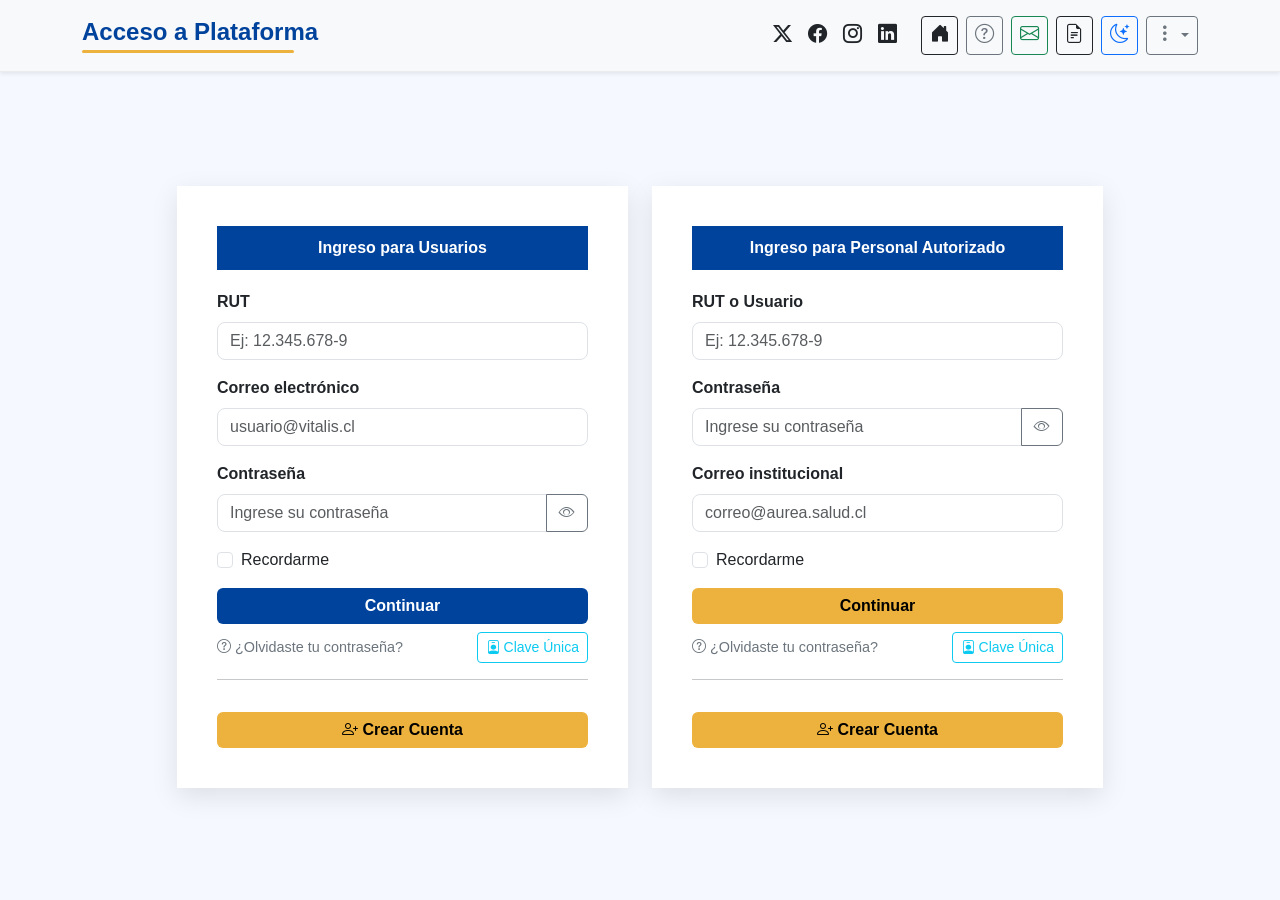
<file: Paginas/login.html>
<!DOCTYPE html>
<html lang="es">

<head>
  <meta charset="UTF-8" />
  <meta name="viewport" content="width=device-width, initial-scale=1" />
  <title>Inicio de Sesión - Áurea Salud Coquimbo</title>
  <link href="../recursos-graficos/Logo-sin-letras-removebg-preview.ico" rel="icon">

  <!-- Bootstrap CSS -->
  <link href="../recursos-programacion/assets/vendor/bootstrap/css/bootstrap.min.css" rel="stylesheet" />
  <link href="../recursos-programacion/assets/vendor/bootstrap-icons/bootstrap-icons.css" rel="stylesheet" />
  <!-- Estilo personalizado -->
  <link href="../CSS/login.css" rel="stylesheet" />
</head>

<body>
  <!-- MODAL VERIFICACIÓN -->
  <div class="modal fade" id="modalVerificacion" tabindex="-1" aria-labelledby="modalVerificacionLabel"
    aria-hidden="true">
    <div class="modal-dialog modal-dialog-centered">
      <div class="modal-content shadow">
        <div class="modal-header">
          <h5 class="modal-title" id="modalVerificacionLabel">Selecciona un método de verificación</h5>
          <button type="button" class="btn-close" data-bs-dismiss="modal" aria-label="Cerrar"></button>
        </div>
        <div class="modal-body text-center">
          <p class="mb-3">Elige cómo deseas recibir tu código de verificación:</p>
          <div class="d-grid gap-2">
            <button class="btn btn-outline-success" onclick="enviarCodigo('whatsapp')" data-bs-toggle="tooltip"
              title="Recibirás un mensaje de WhatsApp con tu código.">
              <i class="bi bi-whatsapp me-1"></i> WhatsApp
            </button>

            <button class="btn btn-outline-danger" onclick="enviarCodigo('gmail')" data-bs-toggle="tooltip"
              title="Te enviaremos el código a tu correo de Gmail.">
              <i class="bi bi-envelope-at me-1"></i> Gmail
            </button>

            <button class="btn btn-outline-secondary" onclick="enviarCodigo('sms')" data-bs-toggle="tooltip"
              title="Recibirás un código por mensaje de texto (SMS).">
              <i class="bi bi-phone me-1"></i> SMS
            </button>
          </div>
        </div>
      </div>
    </div>
  </div>

  <!-- MODAL INGRESO DE CÓDIGO -->
  <div class="modal fade" id="modalCodigo" tabindex="-1" aria-labelledby="modalCodigoLabel" aria-hidden="true">
    <div class="modal-dialog modal-dialog-centered">
      <div class="modal-content shadow">
        <div class="modal-header">
          <h5 class="modal-title" id="modalCodigoLabel">Ingresa el código de verificación</h5>
          <button type="button" class="btn-close" data-bs-dismiss="modal" aria-label="Cerrar"></button>
        </div>
        <div class="modal-body text-center">
          <p id="textoMetodoSeleccionado">Se envió un código a tu método seleccionado.</p>
          <input type="text" id="codigoInput" class="form-control mb-3" placeholder="Ej: 1234" maxlength="6" />
          <button class="btn btn-primary w-100" onclick="verificarCodigo()">Verificar</button>
        </div>
      </div>
    </div>
  </div>


  <!-- Encabezado profesional mejorado con botón de Inicio y menú de accesibilidad -->
  <header class="main-header bg-light py-3 shadow-sm fixed-top">
    <div class="container d-flex justify-content-between align-items-center">
      <div class="login-title-wrapper">
        <h1 class="login-title">Acceso a Plataforma</h1>
        <div class="login-underline"></div>
      </div>

      <nav class="d-flex align-items-center gap-2">
        <!-- Redes sociales -->
        <a href="https://x.com/aureasaludcoq" target="_blank" class="text-dark me-2" aria-label="X (Twitter)"
          title="X (Twitter)">
          <i class="bi bi-twitter-x"></i>
        </a>
        <a href="https://web.facebook.com/profile.php?id=61579296214043" target="_blank" class="text-dark me-2"
          aria-label="Facebook" title="Facebook">
          <i class="bi bi-facebook"></i>
        </a>
        <a href="https://www.instagram.com/aureasalud/" target="_blank" class="text-dark me-2" aria-label="Instagram"
          title="Instagram">
          <i class="bi bi-instagram"></i>
        </a>
        <a href="https://www.linkedin.com/in/áurea-salud-coquimbo" target="_blank" class="text-dark me-3"
          aria-label="LinkedIn" title="LinkedIn">
          <i class="bi bi-linkedin"></i>
        </a>
        <!-- Botón Inicio -->
        <a href="./index.html" class="btn btn-outline-dark btn-sm" title="Volver al inicio" aria-label="Inicio">
          <i class="bi bi-house-door-fill"></i>
        </a>
        <!-- Botones de utilidad -->
        <a href="../Paginas/subpaginas-index/ayuda.html" class="btn btn-outline-secondary btn-sm" title="Ayuda">
          <i class="bi bi-question-circle"></i>
        </a>
        <a href="../Paginas/subpaginas-index/contacto.html" class="btn btn-outline-success btn-sm" title="Contacto">
          <i class="bi bi-envelope"></i>
        </a>
        <a href="../Paginas/subpaginas-index/terminos.html" class="btn btn-outline-dark btn-sm"
          title="Términos y condiciones">
          <i class="bi bi-file-earmark-text"></i>
        </a>
        <button id="btn-toggle-theme" class="btn btn-outline-primary btn-sm" title="Cambiar tema">
          <i class="bi bi-moon-stars"></i>
        </button>
        <!-- Menú de accesibilidad -->
        <div class="dropdown">
          <button class="btn btn-sm btn-outline-secondary dropdown-toggle" type="button" id="menuAccesibilidad"
            data-bs-toggle="dropdown" aria-expanded="false" aria-label="Menú de accesibilidad">
            <i class="bi bi-three-dots-vertical"></i>
          </button>
          <ul class="dropdown-menu dropdown-menu-end" aria-labelledby="menuAccesibilidad">
            <li><button class="dropdown-item" type="button" onclick="aumentarLetra()">Aumentar letra</button></li>
            <li><button class="dropdown-item" type="button" onclick="reducirLetra()">Reducir letra</button></li>
            <li><button class="dropdown-item" type="button" onclick="toggleContraste()">Alto contraste</button></li>
          </ul>
        </div>
      </nav>
    </div>
  </header>
  <!-- Contenido principal -->
  <div class="container" style="padding-top: 6rem;">
    <div class="row justify-content-center gy-4">
      <!-- Login Usuarios -->
      <div class="col-md-5">
        <div class="login-card">
          <div class="titulo-login">Ingreso para Usuarios</div>
          <form id="form_usuario">
            <div class="mb-3">
              <label for="usuario_rut" class="form-label">RUT</label>
              <input type="text" class="form-control" id="usuario_rut" placeholder="Ej: 12.345.678-9" required />
            </div>
            <div class="mb-3">
              <label for="usuario_email" class="form-label">Correo electrónico</label>
              <input type="email" class="form-control" id="usuario_email" placeholder="usuario@vitalis.cl" required />
            </div>
            <div class="mb-3">
              <label for="usuario_pass" class="form-label">Contraseña</label>
              <div class="input-group">
                <input type="password" class="form-control" id="usuario_pass" placeholder="Ingrese su contraseña"
                  required />
                <button class="btn btn-outline-secondary" type="button" onclick="togglePassword('usuario_pass', this)">
                  <i class="bi bi-eye"></i>
                </button>
              </div>
            </div>
            <div class="form-check mb-3">
              <input class="form-check-input" type="checkbox" id="recordar_usuario" />
              <label class="form-check-label" for="recordar_usuario">Recordarme</label>
            </div>
            <button type="submit" class="btn btn-primary w-100">Continuar</button>
            <div class="form-footer mt-2 d-flex justify-content-between align-items-center">
              <a href="../Paginas/subpaginas-login/recuperar-usuario.html"><i class="bi bi-question-circle"></i>
                ¿Olvidaste tu contraseña?</a>
              <button type="button" class="btn btn-outline-info btn-sm" onclick="loginClaveUnica('usuario')">
                <i class="bi bi-person-badge"></i> Clave Única
              </button>
            </div>
          </form>
          <hr/>
          <div class="text-center mt-3">
            <a href="../Paginas/subpaginas-login/crear-cuenta-usuario.html" class="btn btn-success w-100">
              <i class="bi bi-person-plus"></i> Crear Cuenta
            </a>
          </div>
        </div>
      </div>
      <!-- Login Personal Autorizado -->
      <div class="col-md-5">
        <div class="login-card">
          <div class="titulo-login">Ingreso para Personal Autorizado</div>
          <form id="form_trabajador">
            <div class="mb-3">
              <label for="trabajador_rut" class="form-label">RUT o Usuario</label>
              <input type="text" class="form-control" id="trabajador_rut" placeholder="Ej: 12.345.678-9" required />
            </div>
            <div class="mb-3">
              <label for="trabajador_pass" class="form-label">Contraseña</label>
              <div class="input-group">
                <input type="password" class="form-control" id="trabajador_pass" placeholder="Ingrese su contraseña"
                  required />
                <button class="btn btn-outline-secondary" type="button"
                  onclick="togglePassword('trabajador_pass', this)">
                  <i class="bi bi-eye"></i>
                </button>
              </div>
            </div>
            <div class="mb-3">
              <label for="trabajador_email" class="form-label">Correo institucional</label>
              <input type="email" class="form-control" id="trabajador_email" placeholder="correo@aurea.salud.cl"
                required />
            </div>
            <div class="form-check mb-3">
              <input class="form-check-input" type="checkbox" id="recordar_trabajador" />
              <label class="form-check-label" for="recordar_trabajador">Recordarme</label>
            </div>
            <button type="submit" class="btn btn-success w-100">Continuar</button>
            <div class="form-footer mt-2 d-flex justify-content-between align-items-center">
              <a href="../Paginas/subpaginas-login/recuperar-trabajador.html"><i class="bi bi-question-circle"></i>
                ¿Olvidaste tu contraseña?</a>
              <button type="button" class="btn btn-outline-info btn-sm" onclick="loginClaveUnica('trabajador')">
                <i class="bi bi-person-badge"></i> Clave Única
              </button>
            </div>
          </form>
          <hr />
          <div class="text-center mt-3">
            <a href="../Paginas/subpaginas-login/crear-cuenta-trabajador.html" class="btn btn-success w-100">
              <i class="bi bi-person-plus"></i> Crear Cuenta
            </a>
          </div>
        </div>
      </div>
    </div>
  </div>
  <!-- Bootstrap JS -->
  <script src="https://cdn.jsdelivr.net/npm/bootstrap@5.3.0/dist/js/bootstrap.bundle.min.js"></script>
  <!-- Tu JS separado -->
  <script src="../JAVASCRIPT/login.js"></script>
  <script src="../JAVASCRIPT/preloader.js"></script>
  <!-- Toasts de verificación y error -->
  <div class="toast-container position-fixed top-0 end-0 p-3" style="z-index: 1080">
    <!-- Formato incorrecto -->
    <div id="toastFormato" class="toast align-items-center text-bg-warning border-0" role="alert" aria-live="assertive"
      aria-atomic="true">
      <div class="d-flex">
        <div class="toast-body" id="toastFormatoMensaje">
          <!-- Mensaje dinámico -->
        </div>
        <button type="button" class="btn-close btn-close-white me-2 m-auto" data-bs-dismiss="toast"
          aria-label="Cerrar"></button>
      </div>
    </div>
    <!-- Mensaje de ingreso exitoso -->
    <div id="toastIngreso" class="toast align-items-center text-bg-success border-0" role="alert" aria-live="assertive"
      aria-atomic="true">
      <div class="d-flex">
        <div class="toast-body" id="toastIngresoMensaje">
          <!-- Mensaje dinámico -->
        </div>
        <button type="button" class="btn-close btn-close-white me-2 m-auto" data-bs-dismiss="toast"
          aria-label="Cerrar"></button>
      </div>
    </div>
  </div>
  <div id="page-transition" class="page-transition d-none">
    <div class="circle-loader">
      <div></div>
      <div></div>
      <div></div>
    </div>
  </div>
</body>
</html>
</file>
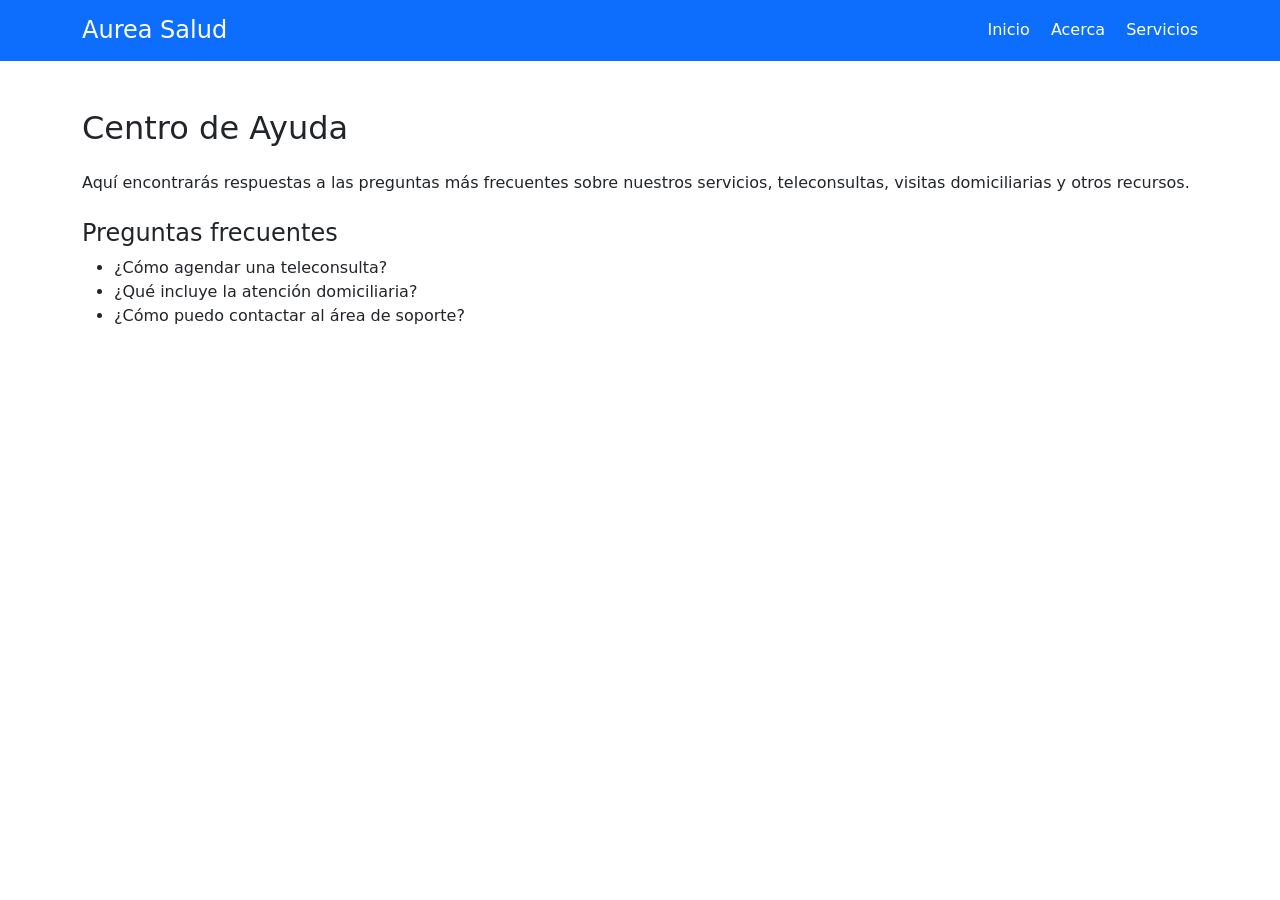
<file: Paginas/subpaginas-index/ayuda.html>
<!DOCTYPE html>
<html lang="es">
<head>
  <meta charset="UTF-8">
  <meta name="viewport" content="width=device-width, initial-scale=1.0">
  <title>Ayuda - Aurea Salud</title>
  <link href="../../recursos-programacion/assets/vendor/bootstrap/css/bootstrap.min.css" rel="stylesheet">
  
  <link href="https://cdn.jsdelivr.net/npm/bootstrap-icons/font/bootstrap-icons.css" rel="stylesheet">
</head>
<body>
  <!-- Header -->
  <header class="bg-primary text-white p-3">
    <div class="container d-flex justify-content-between align-items-center">
      <h1 class="h4 mb-0">Aurea Salud</h1>
      <nav>
        <a href="../index.html" class="text-white text-decoration-none me-3">Inicio</a>
        <a href="../index.html" class="text-white text-decoration-none me-3">Acerca</a>
        <a href="../index.html" class="text-white text-decoration-none">Servicios</a>
      </nav>
    </div>
  </header>

  <!-- Contenido principal -->
  <main class="container py-5">
    <h2 class="mb-4">Centro de Ayuda</h2>
    <p>Aquí encontrarás respuestas a las preguntas más frecuentes sobre nuestros servicios, teleconsultas, visitas domiciliarias y otros recursos.</p>
    
    <section class="mt-4">
      <h4>Preguntas frecuentes</h4>
      <ul>
        <li>¿Cómo agendar una teleconsulta?</li>
        <li>¿Qué incluye la atención domiciliaria?</li>
        <li>¿Cómo puedo contactar al área de soporte?</li>
      </ul>
    </section>
  </main>

  <!-- Footer -->
  <?php include("footer.html"); ?>
</body>
</html>
</file>
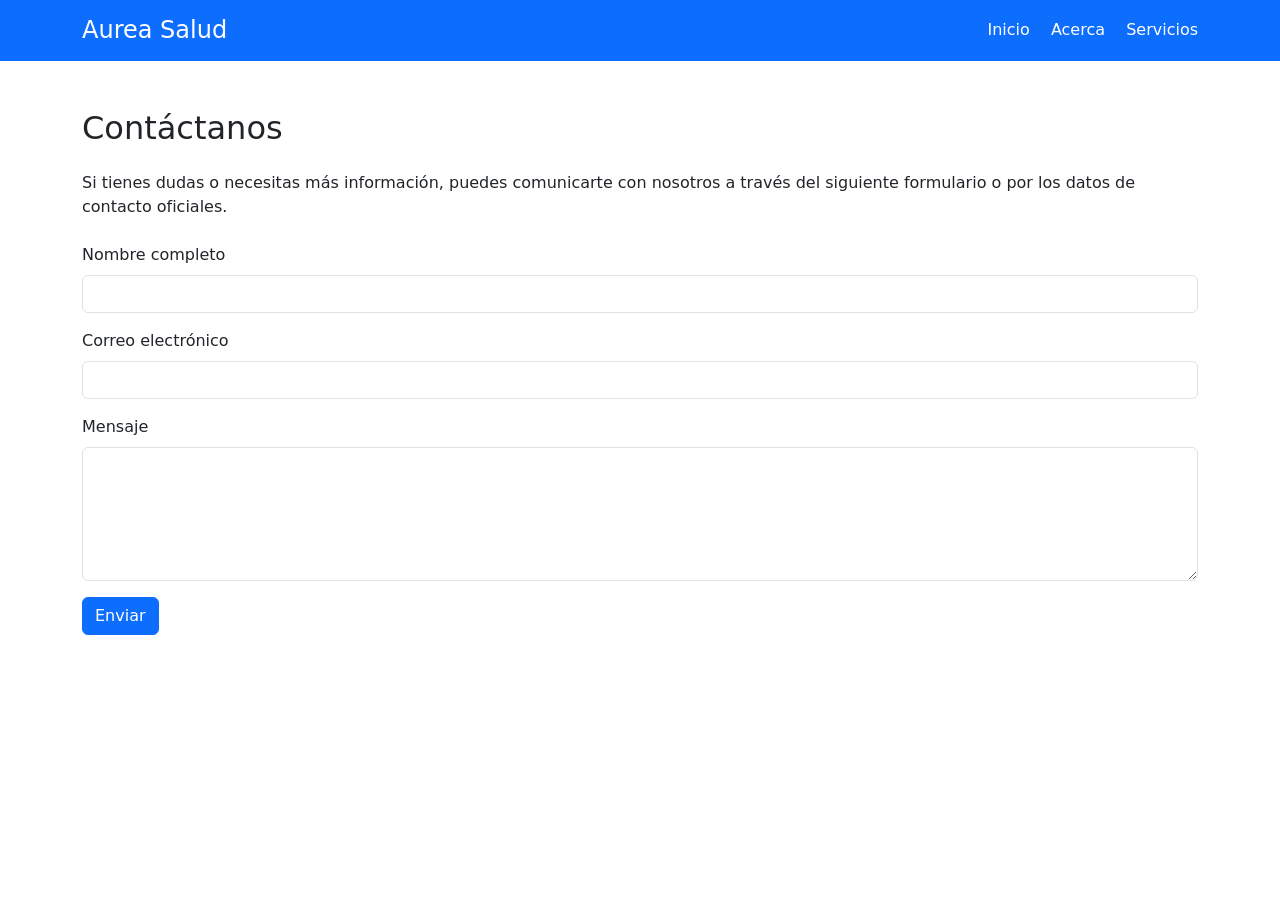
<file: Paginas/subpaginas-index/contacto.html>
<!DOCTYPE html>
<html lang="es">
<head>
  <meta charset="UTF-8">
  <meta name="viewport" content="width=device-width, initial-scale=1.0">
  <title>Contacto - Aurea Salud</title>
  <link href="../../recursos-programacion/assets/vendor/bootstrap/css/bootstrap.min.css" rel="stylesheet">
  
  <link href="https://cdn.jsdelivr.net/npm/bootstrap-icons/font/bootstrap-icons.css" rel="stylesheet">
</head>
<body>
  <!-- Header -->
  <header class="bg-primary text-white p-3">
    <div class="container d-flex justify-content-between align-items-center">
      <h1 class="h4 mb-0">Aurea Salud</h1>
      <nav>
        <a href="../index.html" class="text-white text-decoration-none me-3">Inicio</a>
        <a href="../index.html" class="text-white text-decoration-none me-3">Acerca</a>
        <a href="../index.html" class="text-white text-decoration-none">Servicios</a>
      </nav>
    </div>
  </header>

  <!-- Contenido principal -->
  <main class="container py-5">
    <h2 class="mb-4">Contáctanos</h2>
    <p>Si tienes dudas o necesitas más información, puedes comunicarte con nosotros a través del siguiente formulario o por los datos de contacto oficiales.</p>
    
    <form class="mt-4">
      <div class="mb-3">
        <label for="nombre" class="form-label">Nombre completo</label>
        <input type="text" class="form-control" id="nombre" required>
      </div>
      <div class="mb-3">
        <label for="correo" class="form-label">Correo electrónico</label>
        <input type="email" class="form-control" id="correo" required>
      </div>
      <div class="mb-3">
        <label for="mensaje" class="form-label">Mensaje</label>
        <textarea class="form-control" id="mensaje" rows="5" required></textarea>
      </div>
      <button type="submit" class="btn btn-primary">Enviar</button>
    </form>
  </main>

  <!-- Footer -->
  <?php include("footer.html"); ?>
</body>
</html>
</file>
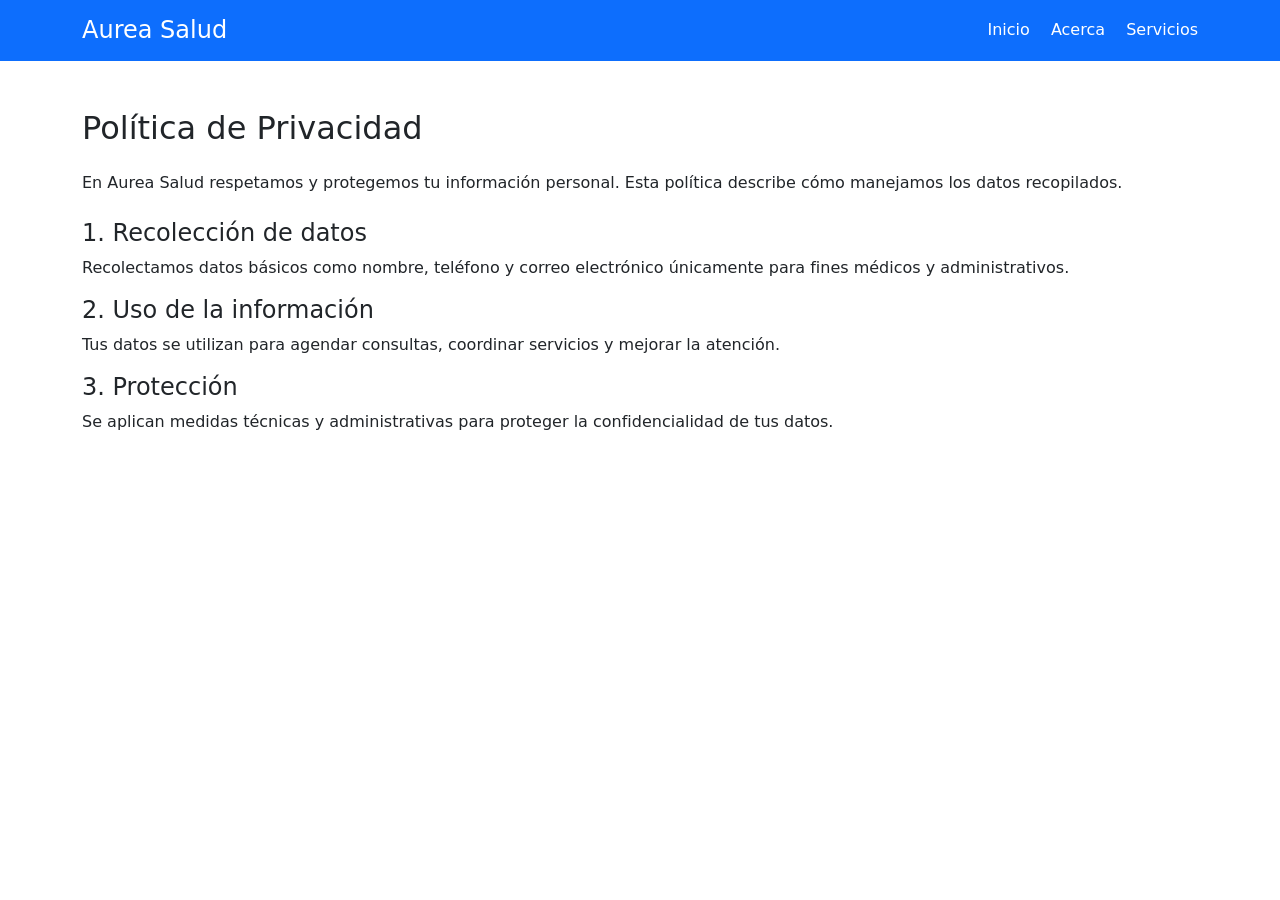
<file: Paginas/subpaginas-index/privacidad.html>
<!DOCTYPE html>
<html lang="es">
<head>
  <meta charset="UTF-8">
  <meta name="viewport" content="width=device-width, initial-scale=1.0">
  <title>Política de Privacidad - Aurea Salud</title>
  <link href="../../recursos-programacion/assets/vendor/bootstrap/css/bootstrap.min.css" rel="stylesheet">
  
  <link href="https://cdn.jsdelivr.net/npm/bootstrap-icons/font/bootstrap-icons.css" rel="stylesheet">
</head>
<body>
  <!-- Header -->
  <header class="bg-primary text-white p-3">
    <div class="container d-flex justify-content-between align-items-center">
      <h1 class="h4 mb-0">Aurea Salud</h1>
      <nav>
        <a href="../index.html" class="text-white text-decoration-none me-3">Inicio</a>
        <a href="../index.html" class="text-white text-decoration-none me-3">Acerca</a>
        <a href="../index.html" class="text-white text-decoration-none">Servicios</a>
      </nav>
    </div>
  </header>

  <!-- Contenido principal -->
  <main class="container py-5">
    <h2 class="mb-4">Política de Privacidad</h2>
    <p>En Aurea Salud respetamos y protegemos tu información personal. Esta política describe cómo manejamos los datos recopilados.</p>

    <section class="mt-4">
      <h4>1. Recolección de datos</h4>
      <p>Recolectamos datos básicos como nombre, teléfono y correo electrónico únicamente para fines médicos y administrativos.</p>

      <h4>2. Uso de la información</h4>
      <p>Tus datos se utilizan para agendar consultas, coordinar servicios y mejorar la atención.</p>

      <h4>3. Protección</h4>
      <p>Se aplican medidas técnicas y administrativas para proteger la confidencialidad de tus datos.</p>
    </section>
  </main>

  <!-- Footer -->
  <?php include("footer.html"); ?>
</body>
</html>
</file>
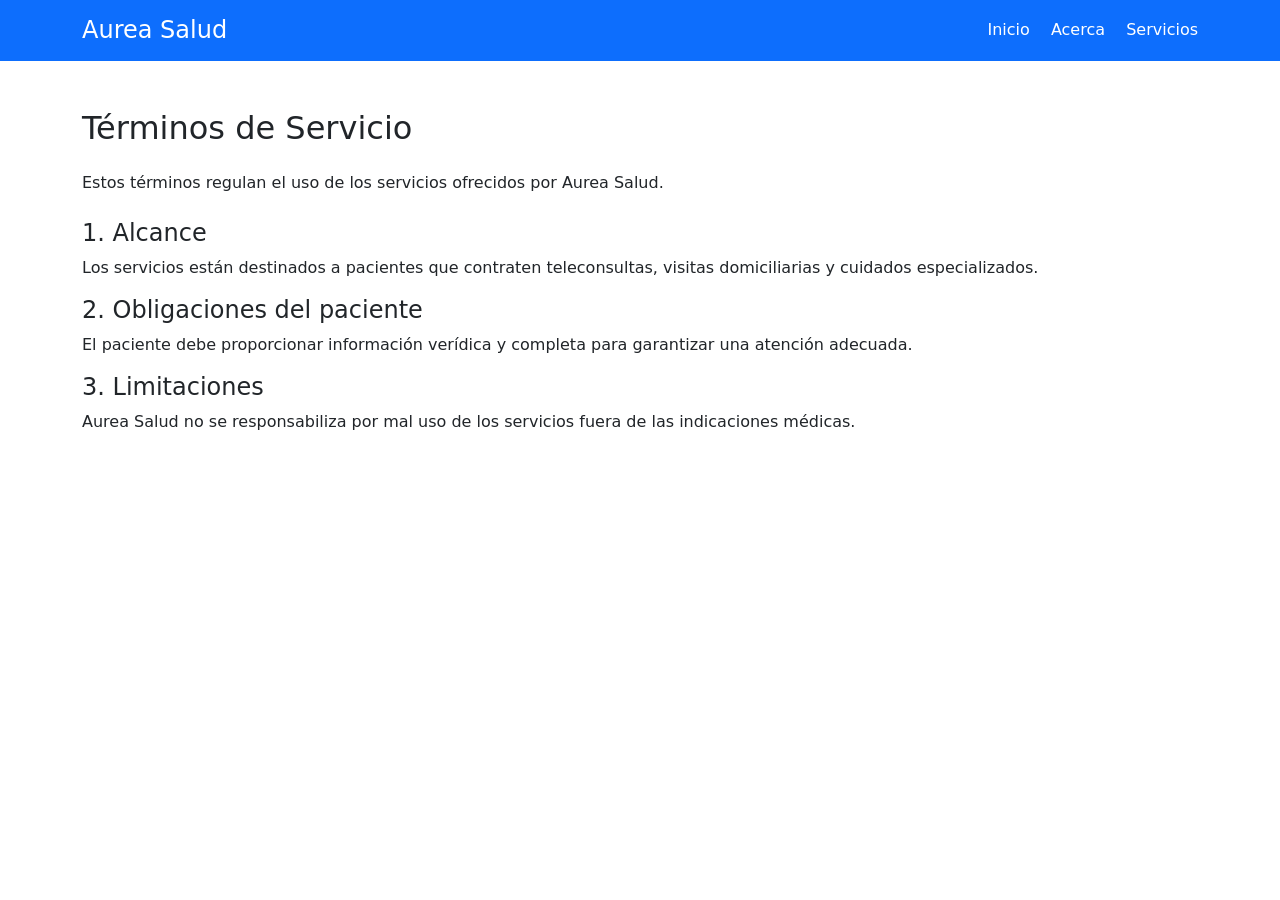
<file: Paginas/subpaginas-index/terminos.html>
<!DOCTYPE html>
<html lang="es">
<head>
  <meta charset="UTF-8">
  <meta name="viewport" content="width=device-width, initial-scale=1.0">
  <title>Términos de Servicio - Aurea Salud</title>
  <link href="../../recursos-programacion/assets/vendor/bootstrap/css/bootstrap.min.css" rel="stylesheet">
  
  <link href="https://cdn.jsdelivr.net/npm/bootstrap-icons/font/bootstrap-icons.css" rel="stylesheet">
</head>
<body>
  <!-- Header -->
  <header class="bg-primary text-white p-3">
    <div class="container d-flex justify-content-between align-items-center">
      <h1 class="h4 mb-0">Aurea Salud</h1>
      <nav>
        <a href="../index.html" class="text-white text-decoration-none me-3">Inicio</a>
        <a href="../index.html" class="text-white text-decoration-none me-3">Acerca</a>
        <a href="../index.html" class="text-white text-decoration-none">Servicios</a>
      </nav>
    </div>
  </header>

  <!-- Contenido principal -->
  <main class="container py-5">
    <h2 class="mb-4">Términos de Servicio</h2>
    <p>Estos términos regulan el uso de los servicios ofrecidos por Aurea Salud.</p>

    <section class="mt-4">
      <h4>1. Alcance</h4>
      <p>Los servicios están destinados a pacientes que contraten teleconsultas, visitas domiciliarias y cuidados especializados.</p>

      <h4>2. Obligaciones del paciente</h4>
      <p>El paciente debe proporcionar información verídica y completa para garantizar una atención adecuada.</p>

      <h4>3. Limitaciones</h4>
      <p>Aurea Salud no se responsabiliza por mal uso de los servicios fuera de las indicaciones médicas.</p>
    </section>
  </main>

  <!-- Footer -->
  <?php include("footer.html"); ?>
</body>
</html>
</file>
<file: CSS/login.css>
/* Animación de entrada para el header */
@keyframes fadeSlideDown {
  0% {
    opacity: 0;
    transform: translateY(-30px);
  }
  100% {
    opacity: 1;
    transform: translateY(0);
  }
}

.main-header {
  animation: fadeSlideDown 0.8s ease-out forwards;
  background-color: #f8f9fa;
  backdrop-filter: blur(8px);
  border-bottom: 1px solid rgba(0,0,0,0.05);
  z-index: 1050;
  transition: background-color 0.3s ease, box-shadow 0.3s ease;
}

/* Hover refinado para botones del header */
.main-header .btn,
.main-header a.btn {
  transition: all 0.3s ease;
}

.main-header .btn:hover,
.main-header a.btn:hover {
  transform: scale(1.05);
  box-shadow: 0 2px 6px rgba(0, 0, 0, 0.15);
}

/* Iconos sociales más elegantes */
.main-header i.bi {
  font-size: 1.2rem;
  transition: color 0.3s ease, transform 0.3s ease;
}
.main-header a:hover i.bi {
  color: #007bff;
  transform: scale(1.1);
}

/* Título con subrayado animado */
.login-title-wrapper {
  display: flex;
  flex-direction: column;
  align-items: flex-start;
}

.login-title {
  font-size: 1.5rem;
  font-weight: 600;
  color: #212529;
  margin-bottom: 0.25rem;
  position: relative;
  font-family: 'Segoe UI', Tahoma, Geneva, Verdana, sans-serif;
}

.login-underline {
  width: 90%;
  height: 3px;
  background-color: #0d6efd;
  border-radius: 5px;
  animation: expandLine 0.6s ease-out;
}

@keyframes expandLine {
  0% {
    width: 0;
    opacity: 0;
  }
  100% {
    width: 60%;
    opacity: 1;
  }
}

/* Ocultar por defecto */
.d-none {
  display: none !important;
}

/* Contenedor del preloader */
.page-transition {
  position: fixed;
  inset: 0;
  background-color: #e0f7fa;
  z-index: 9999;
  display: flex;
  justify-content: center;
  align-items: center;
}

/* Animación tipo burbujas */
.circle-loader {
  display: flex;
  gap: 10px;
}

.circle-loader div {
  width: 14px;
  height: 14px;
  background-color: #0d6efd;
  border-radius: 50%;
  animation: bounce 0.6s infinite ease-in-out;
}

.circle-loader div:nth-child(2) {
  animation-delay: 0.2s;
}

.circle-loader div:nth-child(3) {
  animation-delay: 0.4s;
}

@keyframes bounce {
  0%, 100% { transform: translateY(0); }
  50% { transform: translateY(-12px); }
}

/* ===== Encabezado Moderno Compacto ===== */
.main-header {
  position: fixed;
  top: 0;
  width: 100%;
  background-color: #ffffff;
  transition: all 0.3s ease-in-out;
  box-shadow: 0 2px 8px rgba(0, 0, 0, 0.05);
  z-index: 1000;
  padding: 0.5rem 1.5rem;
}

body {
  padding-top: 90px;
  background-color: #f5f9ff;
  font-family: 'Segoe UI', sans-serif;
}

header {
  background-color: white;
  box-shadow: 0 4px 6px rgba(0, 0, 0, 0.1);
  z-index: 1030;
}

.text-primary-emphasis {
  color: #0d6efd;
}

.header-container {
  display: flex;
  justify-content: space-between;
  align-items: center;
  flex-wrap: wrap;
  max-width: 1200px;
  margin: 0 auto;
}

.utility-buttons {
  margin-top: 3rem;
  margin-bottom: 2rem;
}

.utility-buttons .btn-utilidad {
  padding: 0.75rem 1.25rem;
  border-radius: 1rem;
  font-weight: 500;
  box-shadow: 0 4px 8px rgba(0, 0, 0, 0.05);
  transition: all 0.3s ease-in-out;
}

.utility-buttons .btn-utilidad:hover {
  transform: translateY(-2px);
  box-shadow: 0 6px 12px rgba(0, 0, 0, 0.1);
}

.branding .slogan {
  font-size: 1rem;
  font-weight: 600;
  color: #007bff;
  letter-spacing: 0.5px;
  white-space: nowrap;
}

.logo-box .logo {
  height: 45px;
  width: auto;
  transition: transform 0.3s ease;
  filter: drop-shadow(1px 1px 3px rgba(0, 0, 0, 0.1));
}

.logo-box .logo:hover {
  transform: scale(1.05) rotate(3deg);
}

/* Carrusel */
.carousel-control-prev,
.carousel-control-next {
  width: 40px;
  height: 40px;
  top: 50%;
  transform: translateY(-50%);
}

.carousel-control-prev-icon,
.carousel-control-next-icon {
  width: 20px;
  height: 20px;
  background-size: 100% 100%;
}

.carousel-control-prev span,
.carousel-control-next span {
  padding: 0.25rem !important;
}

/* Fade al cargar contenido */
.container {
  animation: fadeSlideIn 0.8s ease forwards;
  opacity: 0;
  transform: translateY(-30px);
}

@keyframes fadeSlideIn {
  to {
    opacity: 1;
    transform: translateY(0);
  }
}

/* Títulos y subtítulos animados */
h4.text-primary,
h4.text-success {
  position: relative;
  font-weight: 700;
  cursor: default;
  animation: fadeInScale 0.8s ease forwards;
  opacity: 0;
  transform: scale(0.9);
}

h4.text-primary {
  animation-delay: 0.6s;
  color: #007bff;
}

h4.text-success {
  animation-delay: 0.7s;
  color: #28a745;
}

@keyframes fadeInScale {
  to {
    opacity: 1;
    transform: scale(1);
  }
}

/* Formularios */
.form-label {
  font-weight: 600;
}

.form-control {
  border-radius: 0.5rem;
  transition: box-shadow 0.3s ease;
}

.form-control:focus {
  box-shadow: 0 0 6px #007bff;
  border-color: #007bff;
}

/* Botones */
.btn-primary {
  background-color: #007bff;
  border: none;
  font-weight: 600;
  transition: background-color 0.3s ease;
}

.btn-primary:hover {
  background-color: #0056b3;
}

.btn-success {
  background-color: #28a745;
  border: none;
  font-weight: 600;
  transition: background-color 0.3s ease;
}

.btn-success:hover {
  background-color: #1e7e34;
}

/* Login */
.login-card {
  background: #fff;
  border-radius: 0;
  box-shadow: 0 8px 25px rgba(0, 0, 0, 0.1);
  padding: 2.5rem;
  transition: transform 0.3s ease, box-shadow 0.3s ease;
  height: 100%;
  display: flex;
  flex-direction: column;
  justify-content: space-between;
}

.login-card:hover {
  transform: translateY(-8px);
  box-shadow: 0 15px 35px rgba(0, 0, 0, 0.15);
}

.titulo-login {
  background-color: #0d6efd;
  color: white;
  padding: 10px 15px;
  border-radius: 0;
  margin-bottom: 20px;
  font-weight: 600;
  text-align: center;
  user-select: none;
}

/* Logo + nombre */
.logo-container {
  text-align: center;
  margin-bottom: 2rem;
  animation: fadeSlideIn 1s ease forwards;
  opacity: 0;
  transform: translateY(-20px);
}

.logo-container img {
  width: 50px;
  height: auto;
  filter: drop-shadow(2px 2px 4px rgba(0, 0, 0, 0.1));
  transition: transform 0.3s ease;
}

.logo-container img:hover {
  transform: rotate(10deg) scale(1.1);
}

.sitename {
  font-size: 2rem;
  font-weight: 700;
  color: #007bff;
  margin-top: 0.4rem;
  letter-spacing: 1.5px;
  user-select: none;
  animation: fadeSlideIn 1.2s ease forwards;
  opacity: 0;
  transform: translateY(-20px);
  animation-delay: 0.2s;
}

/* Otros */
.form-footer {
  text-align: center;
  margin-top: 1rem;
}

.form-footer a {
  font-size: 0.9rem;
  color: #6c757d;
  text-decoration: none;
  transition: color 0.3s ease;
}

.form-footer a:hover {
  text-decoration: underline;
  color: #007bff;
}

.return-home {
  margin-top: 2rem;
  text-align: center;
  animation: fadeSlideIn 1.4s ease forwards;
  opacity: 0;
  transform: translateY(-20px);
}

.return-home a {
  font-weight: 600;
  transition: background-color 0.3s ease, color 0.3s ease;
}

.text-animated {
  animation: fadeInScale 0.8s ease forwards;
  opacity: 0;
  transform: scale(0.9);
}
/* Animación de entrada para el header */
@keyframes fadeSlideDown {
  0% {
    opacity: 0;
    transform: translateY(-30px);
  }
  100% {
    opacity: 1;
    transform: translateY(0);
  }
}

.main-header {
  animation: fadeSlideDown 0.8s ease-out forwards;
  background-color: #f8f9fa;
  backdrop-filter: blur(8px);
  border-bottom: 1px solid rgba(0,0,0,0.05);
  z-index: 1050;
  transition: background-color 0.3s ease, box-shadow 0.3s ease;
}

.main-header .btn,
.main-header a.btn {
  transition: all 0.3s ease;
}

.main-header .btn:hover,
.main-header a.btn:hover {
  transform: scale(1.05);
  box-shadow: 0 2px 6px rgba(0, 0, 0, 0.15);
}

.main-header i.bi {
  font-size: 1.2rem;
  transition: color 0.3s ease, transform 0.3s ease;
}
.main-header a:hover i.bi {
  color: #00439d;
  transform: scale(1.1);
}

.login-title {
  font-size: 1.5rem;
  font-weight: 600;
  color: #00439d;
  margin-bottom: 0.25rem;
  position: relative;
  font-family: 'Segoe UI', Tahoma, Geneva, Verdana, sans-serif;
}

.login-underline {
  width: 90%;
  height: 3px;
  background-color: #edb23d;
  border-radius: 5px;
  animation: expandLine 0.6s ease-out;
}

@keyframes expandLine {
  0% {
    width: 0;
    opacity: 0;
  }
  100% {
    width: 60%;
    opacity: 1;
  }
}

.page-transition {
  background-color: #00439d;
}

.circle-loader div {
  background-color: #edb23d;
}

body {
  background-color: #f5f9ff;
  font-family: 'Segoe UI', sans-serif;
}

.text-primary-emphasis {
  color: #00439d;
}

.branding .slogan {
  color: #00439d;
}

h4.text-primary {
  color: #00439d;
}

h4.text-success {
  color: #edb23d;
}

.form-control:focus {
  box-shadow: 0 0 6px #00439d;
  border-color: #00439d;
}

.btn-primary {
  background-color: #00439d;
  border: none;
  font-weight: 600;
  transition: background-color 0.3s ease;
}
.btn-primary:hover {
  background-color: #00306f;
}

.btn-success {
  background-color: #edb23d;
  border: none;
  font-weight: 600;
  color: #000;
  transition: background-color 0.3s ease;
}
.btn-success:hover {
  background-color: #d49e35;
  color: #000;
}

.titulo-login {
  background-color: #00439d;
  color: white;
}

.sitename {
  color: #00439d;
}

.form-footer a:hover {
  color: #00439d;
}
</file>
